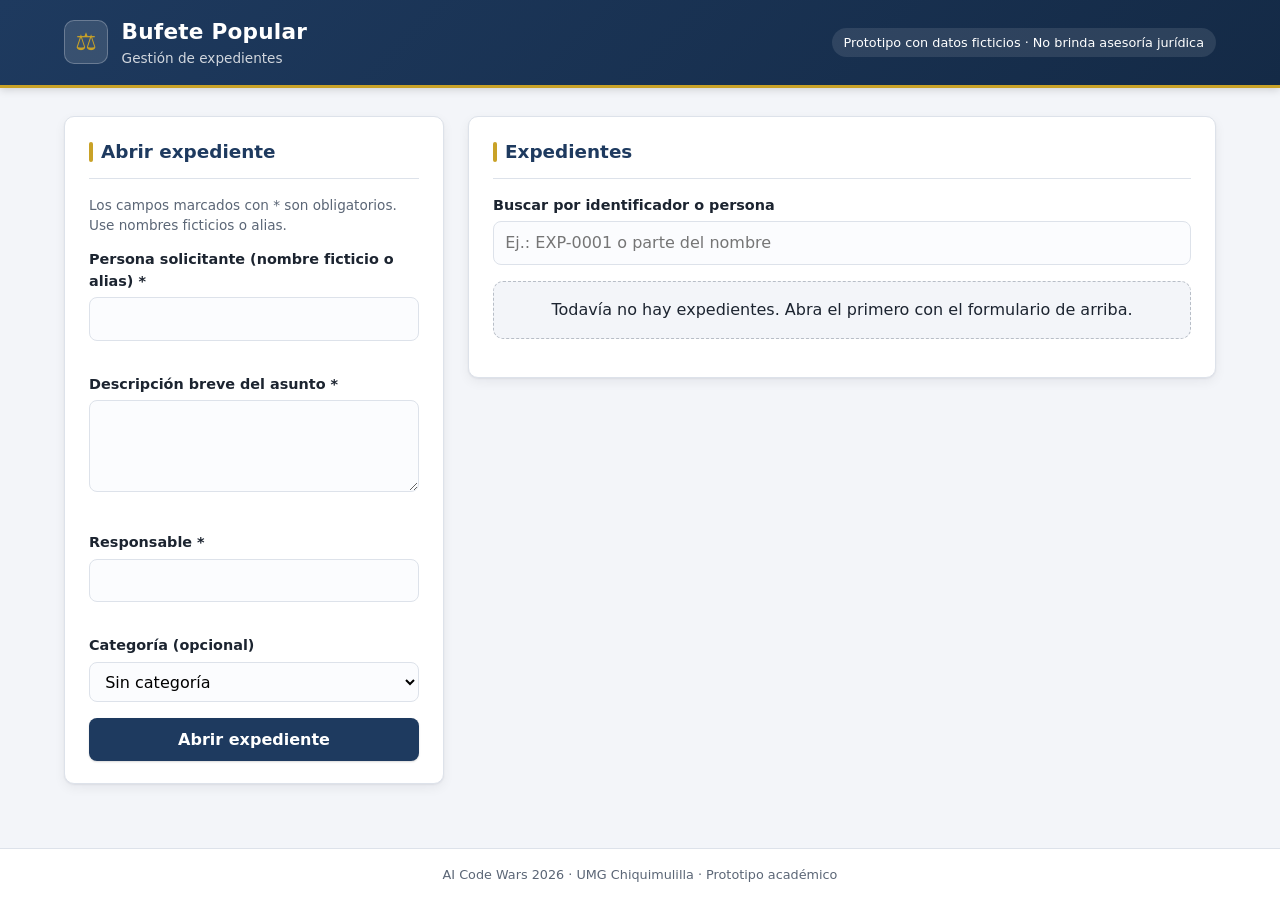
<file: index.html>
<!DOCTYPE html>
<html lang="es">
<head>
  <meta charset="UTF-8">
  <meta name="viewport" content="width=device-width, initial-scale=1.0">
  <title>Expedientes – Bufete Popular</title>
  <link rel="stylesheet" href="css/styles.css">
  <link rel="stylesheet" href="css/consulta.css">
  <link rel="stylesheet" href="css/seguimiento.css">
</head>
<body>
  <header class="app-header">
    <div class="header-contenido">
      <div class="marca">
        <span class="marca-icono" aria-hidden="true">⚖</span>
        <div>
          <h1>Bufete Popular</h1>
          <p class="subtitulo">Gestión de expedientes</p>
        </div>
      </div>
      <p class="aviso">Prototipo con datos ficticios · No brinda asesoría jurídica</p>
    </div>
  </header>

  <main id="app">
    <div id="mensaje" class="mensaje" role="status" aria-live="polite" hidden></div>

    <div class="layout">
    <section class="tarjeta tarjeta-apertura" aria-labelledby="titulo-apertura">
      <h2 id="titulo-apertura">Abrir expediente</h2>
      <p class="ayuda">Los campos marcados con * son obligatorios. Use nombres ficticios o alias.</p>

      <form id="form-apertura" novalidate>
        <div class="campo">
          <label for="persona">Persona solicitante (nombre ficticio o alias) *</label>
          <input type="text" id="persona" name="persona" maxlength="100" autocomplete="off">
          <p class="error-campo" id="error-persona"></p>
        </div>

        <div class="campo">
          <label for="asunto">Descripción breve del asunto *</label>
          <textarea id="asunto" name="asunto" rows="3" maxlength="500"></textarea>
          <p class="error-campo" id="error-asunto"></p>
        </div>

        <div class="campo">
          <label for="responsable">Responsable *</label>
          <input type="text" id="responsable" name="responsable" maxlength="100" autocomplete="off">
          <p class="error-campo" id="error-responsable"></p>
        </div>

        <div class="campo">
          <label for="categoria">Categoría (opcional)</label>
          <select id="categoria" name="categoria">
            <option value="">Sin categoría</option>
            <option value="Civil">Civil</option>
            <option value="Familiar">Familiar</option>
            <option value="Laboral">Laboral</option>
          </select>
        </div>

        <button type="submit" class="boton boton-primario">Abrir expediente</button>
      </form>
    </section>

    <!-- Compañera 1 (js/consulta.js): listado y búsqueda -->
    <section class="tarjeta" id="seccion-listado" aria-labelledby="titulo-listado">
      <h2 id="titulo-listado">Expedientes</h2>
    </section>

    </div>

    <!-- Compañera 1 (js/consulta.js): detalle e historial.
         Dentro, Compañera 2 (js/seguimiento.js) dibuja en #acciones-expediente. -->
    <section class="tarjeta" id="seccion-detalle" aria-labelledby="titulo-detalle" hidden>
      <h2 id="titulo-detalle">Detalle del expediente</h2>
    </section>
  </main>

  <footer class="app-footer">AI Code Wars 2026 · UMG Chiquimulilla · Prototipo académico</footer>

  <script src="js/storage.js"></script>
  <script src="js/app.js"></script>
  <script src="js/consulta.js"></script>
  <script src="js/seguimiento.js"></script>
  <script src="js/reapertura.js"></script>
</body>
</html>
</file>
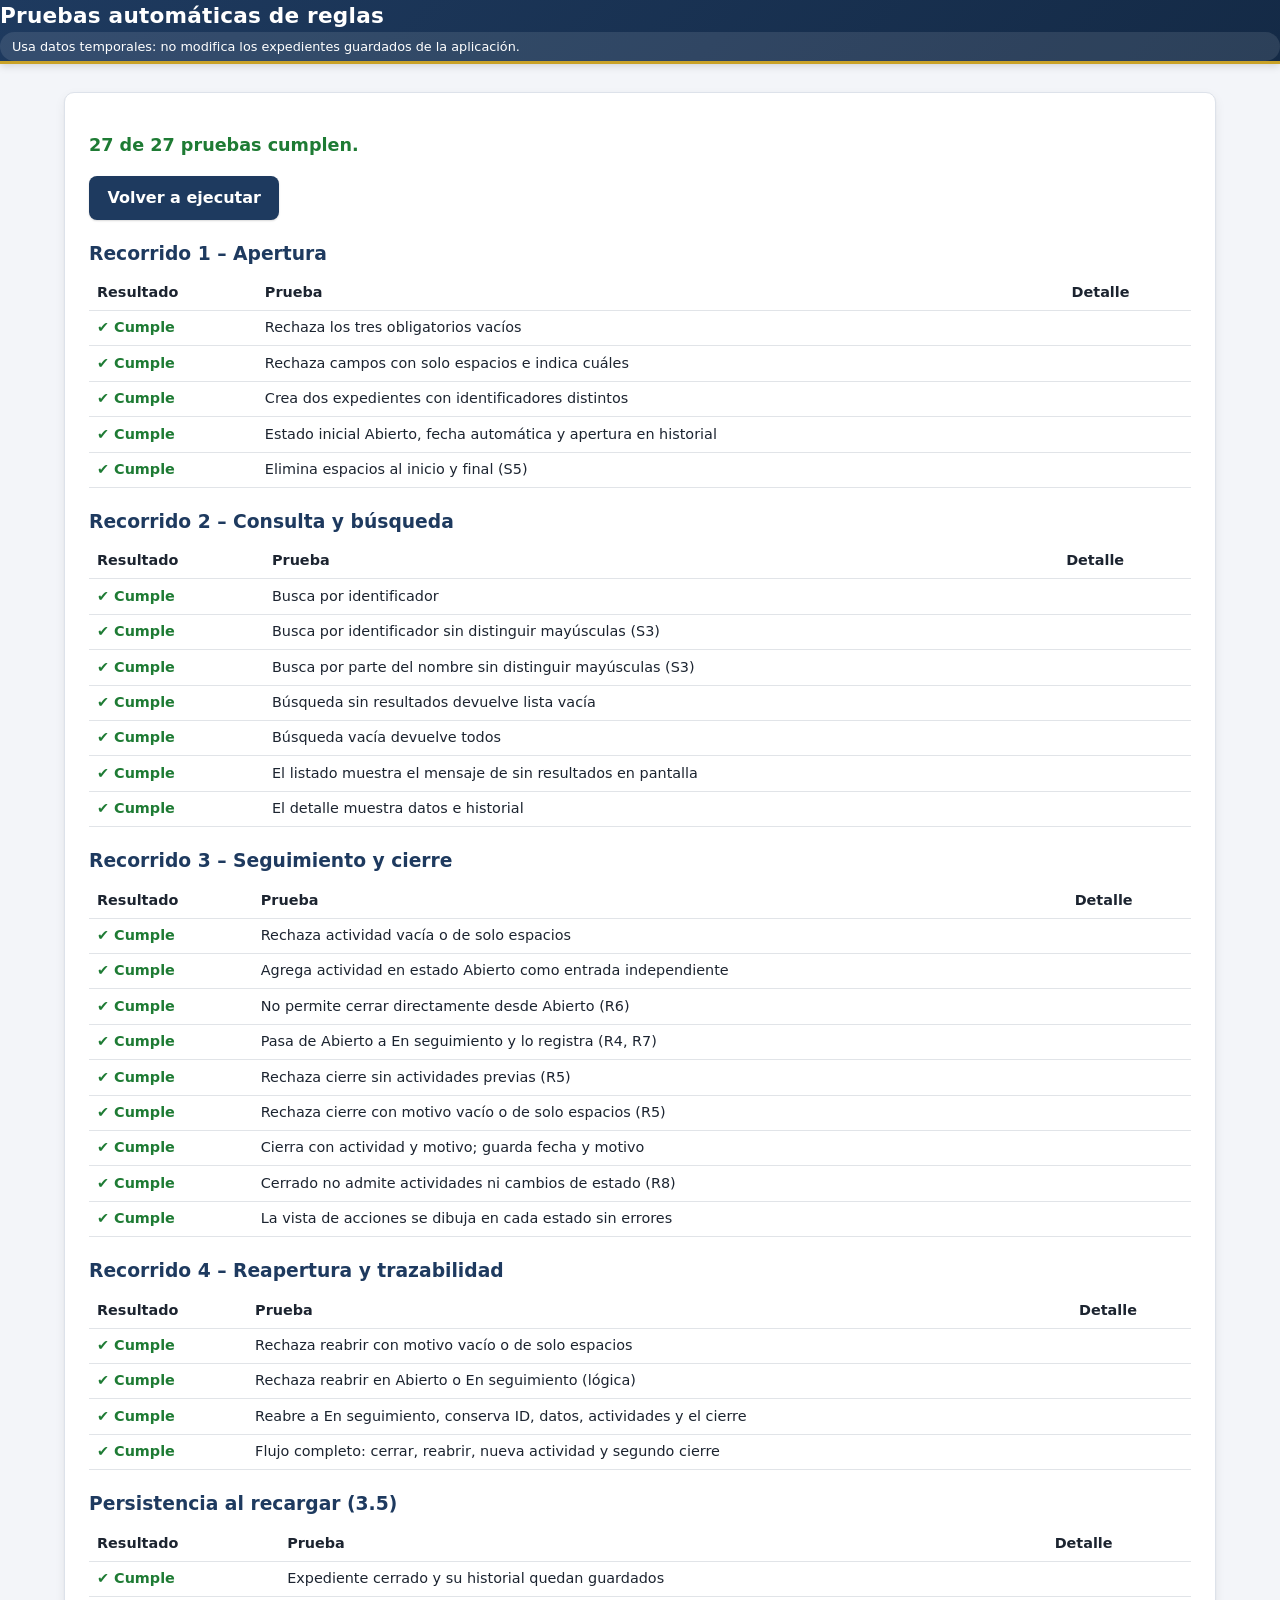
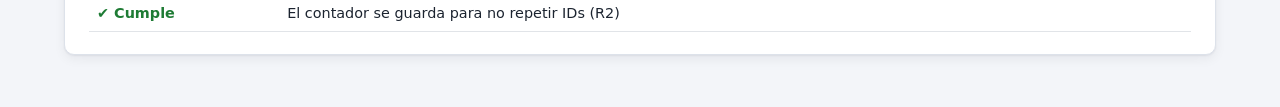
<file: pruebas.html>
<!DOCTYPE html>
<html lang="es">
<head>
  <meta charset="UTF-8">
  <meta name="viewport" content="width=device-width, initial-scale=1.0">
  <title>Pruebas – Expedientes</title>
  <link rel="stylesheet" href="css/styles.css">
  <style>
    .resumen { font-size: 1.1rem; font-weight: 600; }
    .grupo h3 { margin: 1.25rem 0 0.5rem; color: var(--color-primario); }
    table { width: 100%; border-collapse: collapse; font-size: 0.9rem; }
    th, td { text-align: left; padding: 0.4rem 0.5rem; border-bottom: 1px solid #e1e4e8; vertical-align: top; }
    .ok { color: var(--color-exito); font-weight: 600; }
    .falla { color: var(--color-error); font-weight: 600; }
    .detalle { color: #555; }
    .zona-oculta { display: none; }
  </style>
</head>
<body>
  <header class="app-header">
    <h1>Pruebas automáticas de reglas</h1>
    <p class="aviso">Usa datos temporales: no modifica los expedientes guardados de la aplicación.</p>
  </header>

  <main>
    <section class="tarjeta">
      <p id="resumen" class="resumen">Ejecutando…</p>
      <button type="button" class="boton boton-primario" onclick="location.reload()">Volver a ejecutar</button>
      <div id="resultados"></div>
    </section>

    <!-- Contenedores que usan las vistas; ocultos durante las pruebas -->
    <div class="zona-oculta">
      <div id="mensaje"></div>
      <section id="seccion-listado"><h2>Expedientes</h2></section>
      <section id="seccion-detalle" hidden><h2>Detalle</h2></section>
    </div>
  </main>

  <script src="js/storage.js"></script>
  <script src="js/app.js"></script>
  <script src="js/consulta.js"></script>
  <script src="js/seguimiento.js"></script>
  <script src="js/reapertura.js"></script>
  <script src="js/pruebas.js"></script>
</body>
</html>
</file>
<file: css/styles.css>
:root {
  --color-primario: #1e3a5f;
  --color-primario-oscuro: #142a46;
  --color-acento: #c9a227;
  --color-fondo: #f3f5f9;
  --color-superficie: #ffffff;
  --color-borde: #dde2ea;
  --color-texto: #1c2430;
  --color-texto-suave: #5b6676;
  --color-error: #b3261e;
  --color-exito: #1e7b34;
  --radio: 10px;
  --sombra: 0 1px 2px rgba(16, 24, 40, 0.06), 0 4px 12px rgba(16, 24, 40, 0.06);
}

* {
  box-sizing: border-box;
}

body {
  margin: 0;
  min-height: 100vh;
  display: flex;
  flex-direction: column;
  font-family: "Segoe UI", system-ui, -apple-system, Roboto, sans-serif;
  background: var(--color-fondo);
  color: var(--color-texto);
  line-height: 1.5;
}

/* ---------- Encabezado ---------- */

.app-header {
  background: linear-gradient(135deg, var(--color-primario) 0%, var(--color-primario-oscuro) 100%);
  color: #fff;
  border-bottom: 3px solid var(--color-acento);
  box-shadow: 0 2px 8px rgba(0, 0, 0, 0.15);
}

.header-contenido {
  max-width: 1200px;
  margin: 0 auto;
  padding: 1rem 1.5rem;
  display: flex;
  align-items: center;
  justify-content: space-between;
  gap: 1rem;
  flex-wrap: wrap;
}

.marca {
  display: flex;
  align-items: center;
  gap: 0.85rem;
}

.marca-icono {
  display: grid;
  place-items: center;
  width: 44px;
  height: 44px;
  border-radius: 10px;
  background: rgba(255, 255, 255, 0.12);
  border: 1px solid rgba(255, 255, 255, 0.25);
  color: var(--color-acento);
  font-size: 1.5rem;
}

.app-header h1 {
  margin: 0;
  font-size: 1.35rem;
  letter-spacing: 0.01em;
}

.subtitulo {
  margin: 0;
  font-size: 0.85rem;
  opacity: 0.8;
}

.aviso {
  margin: 0;
  padding: 0.3rem 0.75rem;
  border-radius: 999px;
  background: rgba(255, 255, 255, 0.1);
  font-size: 0.8rem;
}

/* ---------- Distribución ---------- */

main {
  flex: 1;
  width: 100%;
  max-width: 1200px;
  margin: 1.75rem auto;
  padding: 0 1.5rem;
}

.layout {
  display: grid;
  grid-template-columns: minmax(300px, 380px) 1fr;
  gap: 1.5rem;
  align-items: start;
}

.layout > .tarjeta {
  margin-bottom: 0;
}

.tarjeta-apertura {
  position: sticky;
  top: 1rem;
}

#seccion-detalle {
  margin-top: 1.5rem;
}

@media (max-width: 860px) {
  .layout {
    grid-template-columns: 1fr;
  }

  .tarjeta-apertura {
    position: static;
  }
}

.app-footer {
  padding: 1rem;
  text-align: center;
  font-size: 0.8rem;
  color: var(--color-texto-suave);
  border-top: 1px solid var(--color-borde);
  background: var(--color-superficie);
}

/* ---------- Tarjetas ---------- */

.tarjeta {
  background: var(--color-superficie);
  border: 1px solid var(--color-borde);
  border-radius: var(--radio);
  padding: 1.35rem 1.5rem;
  margin-bottom: 1.5rem;
  box-shadow: var(--sombra);
}

.tarjeta h2 {
  margin: 0 0 1rem;
  padding-bottom: 0.75rem;
  border-bottom: 1px solid var(--color-borde);
  color: var(--color-primario);
  font-size: 1.15rem;
  display: flex;
  align-items: center;
  gap: 0.5rem;
}

.tarjeta h2::before {
  content: "";
  width: 4px;
  height: 1.1em;
  border-radius: 2px;
  background: var(--color-acento);
}

.ayuda {
  margin-top: 0;
  font-size: 0.85rem;
  color: var(--color-texto-suave);
}

/* ---------- Formularios ---------- */

.campo {
  margin-bottom: 1rem;
}

.campo label {
  display: block;
  font-weight: 600;
  font-size: 0.9rem;
  margin-bottom: 0.3rem;
}

.campo input,
.campo textarea,
.campo select {
  width: 100%;
  padding: 0.55rem 0.7rem;
  border: 1px solid var(--color-borde);
  border-radius: 8px;
  background: #fbfcfe;
  font: inherit;
  transition: border-color 0.15s, box-shadow 0.15s;
}

.campo textarea {
  resize: vertical;
}

.campo input:focus,
.campo textarea:focus,
.campo select:focus {
  outline: none;
  border-color: var(--color-primario);
  box-shadow: 0 0 0 3px rgba(30, 58, 95, 0.15);
  background: #fff;
}

.campo .invalido {
  border-color: var(--color-error);
  box-shadow: 0 0 0 3px rgba(179, 38, 30, 0.12);
}

.error-campo {
  margin: 0.25rem 0 0;
  color: var(--color-error);
  font-size: 0.82rem;
  min-height: 1em;
}

/* ---------- Botones ---------- */

.boton {
  display: inline-flex;
  align-items: center;
  justify-content: center;
  gap: 0.4rem;
  padding: 0.6rem 1.15rem;
  border: none;
  border-radius: 8px;
  font: inherit;
  font-weight: 600;
  cursor: pointer;
  transition: background 0.15s, transform 0.05s, box-shadow 0.15s;
}

.boton:active {
  transform: translateY(1px);
}

.boton:focus-visible {
  outline: 3px solid rgba(201, 162, 39, 0.6);
  outline-offset: 2px;
}

.boton-primario {
  background: var(--color-primario);
  color: #fff;
  box-shadow: 0 1px 2px rgba(0, 0, 0, 0.15);
}

.boton-primario:hover {
  background: var(--color-primario-oscuro);
}

.tarjeta-apertura .boton-primario {
  width: 100%;
}

/* ---------- Mensajes ---------- */

.mensaje {
  padding: 0.8rem 1rem 0.8rem 1.1rem;
  border-radius: var(--radio);
  margin-bottom: 1.25rem;
  font-weight: 600;
  border-left: 5px solid;
  box-shadow: var(--sombra);
}

.form-reapertura,
.cierres-anteriores {
  margin-top: 1rem;
  padding-top: 1rem;
  border-top: 1px solid var(--color-borde);
}

.form-reapertura h3,
.cierres-anteriores h3 {
  margin: 0 0 0.5rem;
  font-size: 1rem;
  color: var(--color-primario);
}

.cierres-anteriores ul {
  margin: 0;
  padding-left: 1.2rem;
}

.mensaje.exito {
  background: #e8f5ec;
  color: var(--color-exito);
  border-color: var(--color-exito);
}

.mensaje.error {
  background: #fcecea;
  color: var(--color-error);
  border-color: var(--color-error);
}
</file>
<file: css/consulta.css>
/* Estilos del listado, la búsqueda, el detalle y el historial
   Reutiliza las variables de styles.css. */

.solo-lectores {
    position: absolute;
    width: 1px;
    height: 1px;
    overflow: hidden;
    clip: rect(0, 0, 0, 0);
    white-space: nowrap;
}

/* ---------- Listado ---------- */

.buscador {
    margin-bottom: 0.5rem;
}

.conteo-resultados {
    margin: 0.5rem 0;
    font-size: 0.875rem;
    color: #555;
}

.sin-resultados {
    padding: 1rem;
    border: 1px dashed #b8bec7;
    border-radius: var(--radio);
    background: var(--color-fondo);
    text-align: center;
}

.tabla-contenedor {
    overflow-x: auto;
}

.tabla-expedientes {
    width: 100%;
    border-collapse: collapse;
}

    .tabla-expedientes th,
    .tabla-expedientes td {
        padding: 0.6rem 0.75rem;
        text-align: left;
        border-bottom: 1px solid #e0e4ea;
    }

    .tabla-expedientes th {
        background: var(--color-fondo);
        color: var(--color-primario);
        font-size: 0.875rem;
    }

    .tabla-expedientes tbody tr:hover {
        background: #f0f4f9;
    }

.boton-secundario {
    background: #fff;
    color: var(--color-primario);
    border: 1px solid var(--color-primario);
    padding: 0.35rem 0.8rem;
}

    .boton-secundario:hover {
        background: var(--color-primario);
        color: #fff;
    }

    .boton-secundario:focus-visible {
        outline: 2px solid var(--color-primario);
        outline-offset: 2px;
    }

/* ---------- Etiquetas de estado ---------- */

.etiqueta-estado {
    display: inline-block;
    padding: 0.15rem 0.6rem;
    border-radius: 999px;
    font-size: 0.8125rem;
    font-weight: 600;
    white-space: nowrap;
}

.estado-abierto {
    background: #e3f4e7;
    color: var(--color-exito);
}

.estado-seguimiento {
    background: #fff3d6;
    color: #7a5200;
}

.estado-cerrado {
    background: #e6e8ec;
    color: #444;
}

/* ---------- Detalle ---------- */

.datos-expediente {
    display: grid;
    grid-template-columns: max-content 1fr;
    gap: 0.4rem 1rem;
    margin: 0 0 1rem;
}

    .datos-expediente dt {
        font-weight: 600;
    }

    .datos-expediente dd {
        margin: 0;
        overflow-wrap: anywhere;
    }

.titulo-historial {
    margin: 1.25rem 0 0.5rem;
    color: var(--color-primario);
    font-size: 1.05rem;
}

/* ---------- Historial ---------- */

.historial {
    list-style: none;
    margin: 0;
    padding: 0;
}

.entrada {
    position: relative;
    margin-bottom: 0.75rem;
    padding: 0.6rem 0.9rem;
    border-left: 5px solid #b8bec7;
    border-radius: 0 var(--radio) var(--radio) 0;
    background: var(--color-fondo);
}

    .entrada p {
        margin: 0.25rem 0 0;
        overflow-wrap: anywhere;
    }

    .entrada time {
        margin-left: 0.5rem;
        font-size: 0.8125rem;
        color: #555;
    }

.etiqueta-entrada {
    display: inline-block;
    padding: 0.1rem 0.5rem;
    border-radius: 4px;
    font-size: 0.75rem;
    font-weight: 700;
    text-transform: uppercase;
    letter-spacing: 0.03em;
    background: #e6e8ec;
    color: #333;
}

/* Actividades: azul. Cambios de estado: ámbar. Apertura: verde. */
.entrada-actividad {
    border-left-color: #2f6db5;
    background: #eef4fb;
}

    .entrada-actividad .etiqueta-entrada {
        background: #2f6db5;
        color: #fff;
    }

.entrada-cambio-estado {
    border-left-color: #8a5d00;
    background: #fff8e6;
}

    .entrada-cambio-estado .etiqueta-entrada {
        background: #8a5d00;
        color: #fff;
    }

.entrada-apertura {
    border-left-color: var(--color-exito);
    background: #eef8f0;
}

    .entrada-apertura .etiqueta-entrada {
        background: var(--color-exito);
        color: #fff;
    }

#acciones-expediente {
    margin-top: 1.25rem;
    padding-top: 1rem;
    border-top: 1px solid #e0e4ea;
}

@media (max-width: 560px) {
    .datos-expediente {
        grid-template-columns: 1fr;
    }
}
</file>
<file: css/seguimiento.css>
/* Estilos de actividades, estados y cierre. Reutiliza variables de styles.css. */

.form-accion {
  margin-top: 1rem;
  padding-top: 1rem;
  border-top: 1px solid #e1e4e8;
}

.form-accion:first-child {
  margin-top: 0;
  padding-top: 0;
  border-top: none;
}

.form-accion h3 {
  margin: 0 0 0.5rem;
  font-size: 1rem;
  color: var(--color-primario);
}

.boton-peligro {
  background: var(--color-error);
  color: #fff;
}

.boton-peligro:hover {
  background: #8c1d17;
}

.aviso-cerrado {
  margin: 0;
  padding: 0.75rem 1rem;
  border-radius: var(--radio);
  background: #e6e8ec;
  color: #333;
  font-weight: 600;
}
</file>
